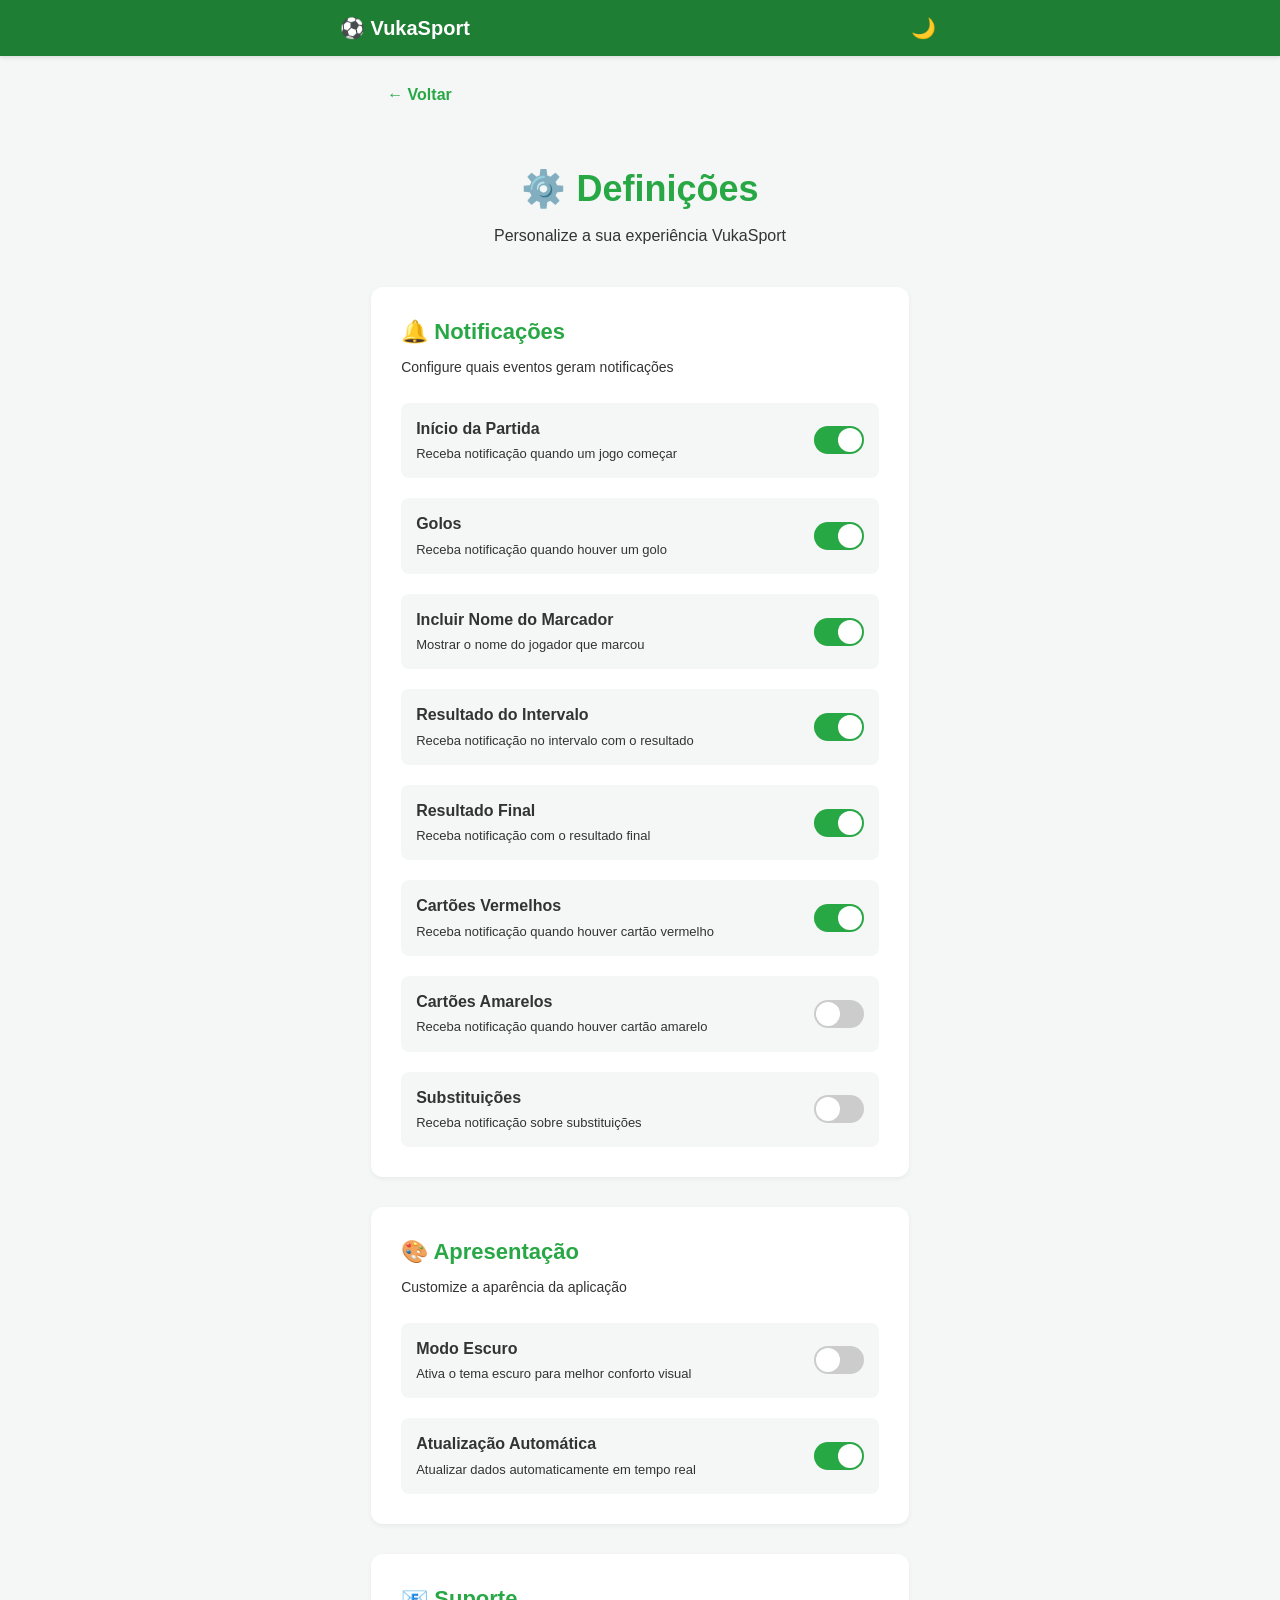
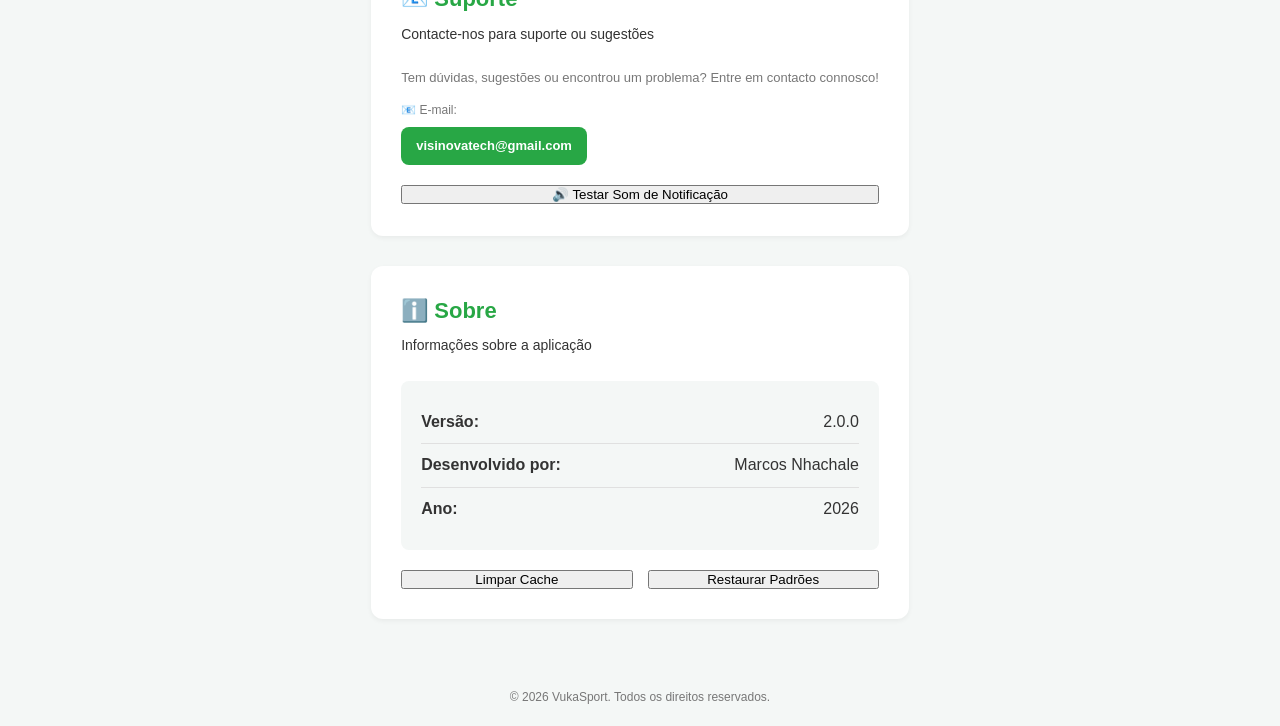
<file: settings.html>
<!DOCTYPE html>
<html lang="pt-PT">
<head>
    <meta charset="UTF-8">
    <meta name="viewport" content="width=device-width, initial-scale=1.0">
    <meta name="description" content="VukaSport - Definições">
    <meta name="theme-color" content="#28A745">
    <title>VukaSport - Definições</title>
    <link rel="manifest" href="manifest.json">
    <link rel="icon" type="image/png" sizes="192x192" href="icons/icon-192.png">
    <link rel="icon" type="image/png" sizes="512x512" href="icons/icon-512.png">
    <link rel="stylesheet" href="css/style.css">
    <link rel="stylesheet" href="css/settings-page.css">
</head>
<body>
    <!-- Header -->
    <header class="header">
        <div class="container">
            <div class="header-content">
                <h1 class="logo">⚽ VukaSport</h1>
                <div class="header-controls">
                    <button id="darkModeToggle" class="btn-icon" title="Modo Escuro">🌙</button>
                </div>
            </div>
        </div>
    </header>

    <!-- Main Content -->
    <main class="main">
        <div class="container">
            <!-- Back Button -->
            <div class="back-navigation">
                <a href="index.html" class="back-link">← Voltar</a>
            </div>

            <!-- Settings Title -->
            <section class="settings-title-section">
                <h2>⚙️ Definições</h2>
                <p class="subtitle">Personalize a sua experiência VukaSport</p>
            </section>

            <!-- Notifications Settings -->
            <section class="settings-section">
                <div class="settings-card">
                    <h3>🔔 Notificações</h3>
                    <p class="section-description">Configure quais eventos geram notificações</p>

                    <div class="settings-group">
                        <div class="setting-item">
                            <div class="setting-info">
                                <label for="notif-matchStart">Início da Partida</label>
                                <p class="setting-description">Receba notificação quando um jogo começar</p>
                            </div>
                            <input type="checkbox" id="notif-matchStart" class="notification-toggle" data-setting="matchStart" checked>
                        </div>

                        <div class="setting-item">
                            <div class="setting-info">
                                <label for="notif-goals">Golos</label>
                                <p class="setting-description">Receba notificação quando houver um golo</p>
                            </div>
                            <input type="checkbox" id="notif-goals" class="notification-toggle" data-setting="goals" checked>
                        </div>

                        <div class="setting-item">
                            <div class="setting-info">
                                <label for="notif-goalPlayerName">Incluir Nome do Marcador</label>
                                <p class="setting-description">Mostrar o nome do jogador que marcou</p>
                            </div>
                            <input type="checkbox" id="notif-goalPlayerName" class="notification-toggle" data-setting="goalPlayerName" checked>
                        </div>

                        <div class="setting-item">
                            <div class="setting-info">
                                <label for="notif-halftimeResult">Resultado do Intervalo</label>
                                <p class="setting-description">Receba notificação no intervalo com o resultado</p>
                            </div>
                            <input type="checkbox" id="notif-halftimeResult" class="notification-toggle" data-setting="halftimeResult" checked>
                        </div>

                        <div class="setting-item">
                            <div class="setting-info">
                                <label for="notif-finalResult">Resultado Final</label>
                                <p class="setting-description">Receba notificação com o resultado final</p>
                            </div>
                            <input type="checkbox" id="notif-finalResult" class="notification-toggle" data-setting="finalResult" checked>
                        </div>

                        <div class="setting-item">
                            <div class="setting-info">
                                <label for="notif-redCards">Cartões Vermelhos</label>
                                <p class="setting-description">Receba notificação quando houver cartão vermelho</p>
                            </div>
                            <input type="checkbox" id="notif-redCards" class="notification-toggle" data-setting="redCards" checked>
                        </div>

                        <div class="setting-item">
                            <div class="setting-info">
                                <label for="notif-yellowCards">Cartões Amarelos</label>
                                <p class="setting-description">Receba notificação quando houver cartão amarelo</p>
                            </div>
                            <input type="checkbox" id="notif-yellowCards" class="notification-toggle" data-setting="yellowCards">
                        </div>

                        <div class="setting-item">
                            <div class="setting-info">
                                <label for="notif-substitutions">Substituições</label>
                                <p class="setting-description">Receba notificação sobre substituições</p>
                            </div>
                            <input type="checkbox" id="notif-substitutions" class="notification-toggle" data-setting="substitutions">
                        </div>
                    </div>
                </div>
            </section>

            <!-- Display Settings -->
            <section class="settings-section">
                <div class="settings-card">
                    <h3>🎨 Apresentação</h3>
                    <p class="section-description">Customize a aparência da aplicação</p>

                    <div class="settings-group">
                        <div class="setting-item">
                            <div class="setting-info">
                                <label for="darkMode">Modo Escuro</label>
                                <p class="setting-description">Ativa o tema escuro para melhor conforto visual</p>
                            </div>
                            <input type="checkbox" id="darkMode" class="theme-toggle">
                        </div>

                        <div class="setting-item">
                            <div class="setting-info">
                                <label for="autoRefresh">Atualização Automática</label>
                                <p class="setting-description">Atualizar dados automaticamente em tempo real</p>
                            </div>
                            <input type="checkbox" id="autoRefresh" class="auto-refresh-toggle" checked>
                        </div>
                    </div>
                </div>
            </section>

            <!-- Support Section -->
            <section class="settings-section">
                <div class="settings-card">
                    <h3>📧 Suporte</h3>
                    <p class="section-description">Contacte-nos para suporte ou sugestões</p>

                    <div class="support-info">
                        <p style="margin-bottom: 15px; color: var(--text-muted); font-size: 13px;">Tem dúvidas, sugestões ou encontrou um problema? Entre em contacto connosco!</p>
                        <div class="support-contact">
                            <p style="font-size: 12px; color: var(--text-muted); margin-bottom: 8px;">📧 E-mail:</p>
                            <a href="mailto:visinovatech@gmail.com" style="display: inline-block; padding: 10px 15px; background: #28A745; color: white; border-radius: 8px; text-decoration: none; font-weight: 600; font-size: 13px; margin-bottom: 10px;">visinovatech@gmail.com</a>
                        </div>
                        <button id="testNotificationSoundBtn" class="btn btn-secondary" style="width: 100%; margin-top: 10px;">🔊 Testar Som de Notificação</button>
                    </div>
                </div>
            </section>

            <!-- About Section -->
            <section class="settings-section">
                <div class="settings-card">
                    <h3>ℹ️ Sobre</h3>
                    <p class="section-description">Informações sobre a aplicação</p>

                    <div class="about-info">
                        <div class="info-row">
                            <span class="info-label">Versão:</span>
                            <span class="info-value">2.0.0</span>
                        </div>
                        <div class="info-row">
                            <span class="info-label">Desenvolvido por:</span>
                            <span class="info-value">Marcos Nhachale</span>
                        </div>
                        <div class="info-row">
                            <span class="info-label">Ano:</span>
                            <span class="info-value">2026</span>
                        </div>
                    </div>

                    <div class="action-buttons">
                        <button id="clearCacheBtn" class="btn btn-secondary">Limpar Cache</button>
                        <button id="resetSettingsBtn" class="btn btn-secondary">Restaurar Padrões</button>
                    </div>
                </div>
            </section>
        </div>
    </main>

    <!-- Footer -->
    <footer class="footer">
        <div class="container">
            <p>&copy; 2026 VukaSport. Todos os direitos reservados.</p>
        </div>
    </footer>

    <!-- Scripts -->
    <script src="js/notifications.js"></script>
    <script src="js/notifications-settings.js"></script>
    <script src="js/settings.js"></script>
</body>
</html>
</file>
<file: css/style.css>
/* ========================================
   VukaSport - Estilos Globais (Atualizado)
   ======================================== */

:root {
    /* Cores Principais */
    --primary-color: #28A745;
    --primary-dark: #1e7e34;
    --primary-light: #2ecc71;
    
    /* Cores de Status */
    --status-live: #28A745;
    --status-finished: #6c757d;
    --status-scheduled: #17a2b8;
    
    /* Cores de Fundo */
    --light-bg: #f4f7f6;
    --white: #ffffff;
    --dark-bg: #121212;
    --dark-card: #1e1e1e;
    --admin-dark-bg: #1a1a1a;
    
    /* Outras Cores */
    --text-main: #333333;
    --text-muted: #777777;
    --border-color: #e0e0e0;
    --shadow: 0 2px 5px rgba(0,0,0,0.05);
}

* {
    margin: 0;
    padding: 0;
    box-sizing: border-box;
}

body {
    font-family: -apple-system, BlinkMacSystemFont, "Segoe UI", Roboto, Helvetica, Arial, sans-serif;
    background-color: var(--light-bg);
    color: var(--text-main);
    line-height: 1.4;
    -webkit-tap-highlight-color: transparent;
}

[data-theme="dark"] {
    --light-bg: #121212;
    --white: #1e1e1e;
    --text-main: #f0f0f0;
    --text-muted: #aaaaaa;
    --border-color: #333333;
}

.container {
    max-width: 600px;
    margin: 0 auto;
    padding: 0;
}

/* Header */
.header {
    background-color: var(--primary-dark);
    color: white;
    padding: 12px 16px;
    position: sticky;
    top: 0;
    z-index: 1000;
    box-shadow: 0 2px 4px rgba(0,0,0,0.1);
}

.header-content {
    display: flex;
    justify-content: space-between;
    align-items: center;
}

.logo {
    font-size: 20px;
    font-weight: 800;
}

.btn-icon {
    background: none;
    border: none;
    font-size: 20px;
    cursor: pointer;
    padding: 4px;
    color: white;
}

/* Date Navigation */
.date-nav {
    background-color: white;
    border-bottom: 1px solid var(--border-color);
    padding: 8px 0;
    position: sticky;
    top: 48px;
    z-index: 999;
    overflow-x: auto;
    white-space: nowrap;
    scrollbar-width: none;
}

.date-nav::-webkit-scrollbar {
    display: none;
}

.date-list {
    display: flex;
    padding: 0 8px;
    gap: 8px;
}

.date-item {
    padding: 6px 12px;
    border-radius: 20px;
    font-size: 12px;
    font-weight: 700;
    color: var(--text-muted);
    background-color: #f0f0f0;
    cursor: pointer;
    border: none;
}

.date-item.active {
    background-color: var(--primary-color);
    color: white;
}

[data-theme="dark"] .date-nav {
    background-color: #1e1e1e;
}

[data-theme="dark"] .date-item {
    background-color: #333;
}

/* Competition Header */
.competition-header {
    background-color: #eeeeee;
    padding: 6px 12px;
    display: flex;
    justify-content: space-between;
    align-items: center;
    border-bottom: 1px solid var(--border-color);
}

[data-theme="dark"] .competition-header {
    background-color: #2a2a2a;
}

.comp-info {
    display: flex;
    align-items: center;
    gap: 8px;
}

.comp-icon {
    width: 16px;
    height: 16px;
}

.comp-name {
    font-size: 11px;
    font-weight: 800;
    text-transform: uppercase;
    color: var(--text-main);
}

.comp-options {
    color: var(--text-muted);
    font-size: 14px;
    cursor: pointer;
}

/* Match Card */
.match-card {
    background-color: var(--white);
    padding: 12px;
    display: grid;
    grid-template-columns: 1fr 80px 1fr;
    align-items: center;
    border-bottom: 1px solid var(--border-color);
    cursor: pointer;
    transition: background-color 0.2s;
    min-height: 60px;
    height: auto;
}

.match-card:active {
    background-color: #f0f0f0;
    box-shadow: inset 0 0 5px rgba(0,0,0,0.05);
}

[data-theme="dark"] .match-card:active {
    background-color: #2a2a2a;
}

.team-side {
    display: flex;
    align-items: center;
    gap: 8px;
    min-width: 0;
}

.team-side.home {
    justify-content: flex-end;
    text-align: right;
}

.team-side.away {
    justify-content: flex-start;
    text-align: left;
}

.team-name {
    font-size: 13px;
    font-weight: 600;
    overflow: hidden;
    text-overflow: ellipsis;
    white-space: nowrap;
}

.team-shield {
    width: 24px;
    height: 24px;
    border-radius: 50%;
    background-color: #f0f0f0;
    display: flex;
    align-items: center;
    justify-content: center;
    font-size: 12px;
    flex-shrink: 0;
}

.match-center {
    display: flex;
    flex-direction: column;
    align-items: center;
    justify-content: center;
}

.match-score {
    font-size: 18px;
    font-weight: 800;
    letter-spacing: 1px;
}

.match-score.flashing {
    color: #28A745;
    animation: score-glow 2s ease-out;
}

@keyframes score-glow {
    0% { text-shadow: 0 0 0 rgba(40, 167, 69, 0); }
    20% { text-shadow: 0 0 10px rgba(40, 167, 69, 0.8); color: #28A745; }
    100% { text-shadow: 0 0 0 rgba(40, 167, 69, 0); }
}

.match-status {
    font-size: 10px;
    font-weight: 700;
    margin-top: 2px;
    color: var(--text-muted);
}

.status-live-text {
    color: #28A745;
}

.status-live-dot {
    display: inline-block;
    width: 6px;
    height: 6px;
    background-color: #28A745;
    border-radius: 50%;
    margin-right: 4px;
    animation: blink 1s infinite;
}

@keyframes blink {
    0% { opacity: 1; }
    50% { opacity: 0.3; }
    100% { opacity: 1; }
}

/* Sponsor Banner */
.sponsor-banner {
    background-color: #f9f9f9;
    padding: 8px;
    border-bottom: 1px solid var(--border-color);
    text-align: center;
}

[data-theme="dark"] .sponsor-banner {
    background-color: #1a1a1a;
}

.sponsor-label {
    font-size: 9px;
    font-weight: 700;
    color: #999;
    text-transform: uppercase;
    display: block;
    margin-bottom: 4px;
}

.sponsor-img {
    max-width: 100%;
    height: 30px;
    object-fit: contain;
}

/* Admin "Só Edição" */
.admin-body {
    background-color: #121212;
    color: white;
}

.admin-only-panel {
    padding: 16px;
    max-width: 500px;
    margin: 0 auto;
}

.admin-header-compact {
    display: flex;
    justify-content: space-between;
    align-items: center;
    margin-bottom: 20px;
}

.admin-header-compact h2 {
    font-size: 18px;
    color: #28A745;
}

.time-control {
    background-color: #1e1e1e;
    border-radius: 12px;
    padding: 16px;
    margin-bottom: 16px;
    display: flex;
    align-items: center;
    gap: 16px;
}

.btn-play-pause {
    width: 60px;
    height: 60px;
    border-radius: 50%;
    border: none;
    background-color: #28A745;
    color: white;
    font-size: 24px;
    display: flex;
    align-items: center;
    justify-content: center;
    cursor: pointer;
}

.btn-play-pause.paused {
    background-color: #6c757d;
}

.minute-edit {
    flex: 1;
}

.minute-edit label {
    display: block;
    font-size: 12px;
    color: #888;
    margin-bottom: 4px;
}

.minute-input {
    width: 100%;
    background-color: #333;
    border: 1px solid #444;
    color: white;
    padding: 10px;
    border-radius: 8px;
    font-size: 18px;
    font-weight: 700;
}

.score-control {
    background-color: #1e1e1e;
    border-radius: 12px;
    padding: 20px;
    margin-bottom: 16px;
}

.score-grid {
    display: grid;
    grid-template-columns: 1fr auto 1fr;
    align-items: center;
    gap: 10px;
}

.team-score-edit {
    text-align: center;
}

.team-score-name {
    font-size: 14px;
    font-weight: 700;
    margin-bottom: 10px;
    display: block;
}

.score-value {
    font-size: 40px;
    font-weight: 800;
    margin: 10px 0;
}

.score-btns {
    display: flex;
    gap: 8px;
    justify-content: center;
}

.btn-score {
    width: 44px;
    height: 44px;
    border-radius: 8px;
    border: none;
    font-size: 20px;
    font-weight: 700;
    cursor: pointer;
}

.btn-plus { background-color: #28A745; color: white; }
.btn-minus { background-color: #dc3545; color: white; }

.event-register-btn {
    width: 100%;
    background-color: #444;
    border: none;
    color: white;
    padding: 12px;
    border-radius: 8px;
    margin-top: 20px;
    font-weight: 700;
    cursor: pointer;
}

.event-log {
    background-color: #1e1e1e;
    border-radius: 12px;
    padding: 16px;
}

.event-log h3 {
    font-size: 14px;
    color: #888;
    margin-bottom: 12px;
}

.event-item {
    display: flex;
    justify-content: space-between;
    align-items: center;
    padding: 10px 0;
    border-bottom: 1px solid #333;
}

.event-info {
    font-size: 13px;
}

.event-time { font-weight: 700; color: #28A745; margin-right: 8px; }

.event-actions {
    display: flex;
    gap: 12px;
}

.btn-edit-event, .btn-delete-event {
    background: none;
    border: none;
    cursor: pointer;
    font-size: 16px;
}

/* Modal Simple */
.modal-admin {
    position: fixed;
    top: 0;
    left: 0;
    width: 100%;
    height: 100%;
    background-color: rgba(0,0,0,0.8);
    display: flex;
    align-items: center;
    justify-content: center;
    z-index: 2000;
}

.modal-admin-content {
    background-color: #2a2a2a;
    width: 90%;
    max-width: 400px;
    border-radius: 16px;
    padding: 20px;
}

.modal-admin-header {
    margin-bottom: 20px;
    font-weight: 700;
}

/* Support and Footer */
.support-banner {
    background-color: #fff3cd;
    padding: 12px;
    text-align: center;
    font-size: 13px;
    margin-top: 20px;
}

.footer {
    padding: 20px;
    text-align: center;
    font-size: 12px;
    color: var(--text-muted);
}

.btn-primary {
    background-color: var(--primary-color);
    color: white;
    border: none;
    padding: 8px 16px;
    border-radius: 6px;
    font-weight: 700;
    cursor: pointer;
}

.btn-large {
    width: 100%;
    padding: 12px;
}

/* Animations */
@keyframes slideIn {
    from { transform: translateY(100%); }
    to { transform: translateY(0); }
}

.goal-notification {
    position: fixed;
    bottom: 20px;
    left: 20px;
    right: 20px;
    background-color: #28A745;
    color: white;
    padding: 16px;
    border-radius: 12px;
    box-shadow: 0 5px 15px rgba(0,0,0,0.3);
    z-index: 3000;
    animation: slideIn 0.3s ease-out;
}


/* Status Halftime (Intervalo) */
.status-halftime-text {
    color: #ffc107;
    font-weight: 700;
}

/* Status Extra (Prolongamento) */
.status-extra-text {
    color: #007bff;
    font-weight: 700;
}

/* Status Postponed (Adiado) */
.status-postponed-text {
    color: #ff9800;
    font-weight: 700;
}

/* Main Container */
.main {
    padding-bottom: 20px;
    display: flex;
    flex-direction: column;
    min-height: calc(100vh - 200px);
}

#gamesContainer {
    flex: 0 0 auto;
    padding-bottom: 0;
}

#gamesList {
    display: flex;
    flex-direction: column;
}

/* Empty State */
#emptyState {
    padding: 40px 20px;
    text-align: center;
    color: var(--text-muted);
    flex: 1;
    display: flex;
    align-items: center;
    justify-content: center;
}

/* Card Notifications */
.card-notification {
    position: fixed;
    bottom: 20px;
    left: 20px;
    right: 20px;
    padding: 16px;
    border-radius: 12px;
    box-shadow: 0 5px 15px rgba(0,0,0,0.3);
    z-index: 3000;
    animation: slideIn 0.3s ease-out;
    opacity: 0;
    transition: opacity 0.3s ease;
}

.card-notification.show {
    opacity: 1;
}

.card-notification.hide {
    opacity: 0;
}

.card-notification.goal {
    background-color: #28A745;
    color: white;
}

.card-notification.yellow-card {
    background-color: #ffc107;
    color: #333;
}

.card-notification.red-card {
    background-color: #dc3545;
    color: white;
}

.notification-title {
    font-weight: 700;
    font-size: 14px;
    margin-bottom: 4px;
}

.notification-message {
    font-size: 12px;
}


/* ========================================
   Google AdSense Styling (Redesigned)
   ======================================== */

/* Modern Ad Container */
.ad-container-modern {
    background: linear-gradient(135deg, #f5f7fa 0%, #e8ecf1 100%);
    border-radius: 12px;
    padding: 12px;
    margin: 12px 0;
    box-shadow: 0 2px 8px rgba(0, 0, 0, 0.08);
    transition: all 0.3s ease;
}

.ad-container-modern:hover {
    box-shadow: 0 4px 12px rgba(0, 0, 0, 0.12);
}

[data-theme="dark"] .ad-container-modern {
    background: linear-gradient(135deg, #2a2a2a 0%, #1f1f1f 100%);
    box-shadow: 0 2px 8px rgba(0, 0, 0, 0.3);
}

[data-theme="dark"] .ad-container-modern:hover {
    box-shadow: 0 4px 12px rgba(0, 0, 0, 0.4);
}

.adsbygoogle {
    margin: 0;
    border-radius: 8px;
    overflow: hidden;
}

/* Responsive Ad Container */
@media (max-width: 600px) {
    .ad-container-modern {
        padding: 10px;
        margin: 10px 0;
        border-radius: 10px;
    }
    
    .adsbygoogle {
        border-radius: 6px;
    }
}


/* ========================================
   Período de Agrupamento Inteligente
   ======================================== */

.period-group {
    margin-bottom: 20px;
    background: var(--white);
    border-radius: 8px;
    overflow: hidden;
    box-shadow: var(--shadow);
}

[data-theme="dark"] .period-group {
    background: var(--dark-card);
    box-shadow: 0 2px 5px rgba(0,0,0,0.3);
}

.period-header {
    background: linear-gradient(135deg, var(--primary-dark) 0%, var(--primary-color) 100%);
    color: white;
    padding: 12px 16px;
    display: flex;
    justify-content: space-between;
    align-items: center;
    font-weight: 700;
    font-size: 14px;
}

.period-label {
    display: flex;
    align-items: center;
    gap: 8px;
}

.period-count {
    background: rgba(255,255,255,0.2);
    padding: 4px 8px;
    border-radius: 12px;
    font-size: 12px;
    font-weight: 600;
}

/* Responsivo */
@media (max-width: 600px) {
    .period-group {
        margin-bottom: 15px;
    }
    
    .period-header {
        padding: 10px 12px;
        font-size: 13px;
    }
    
    .period-count {
        font-size: 11px;
        padding: 3px 6px;
    }
}


/* ========================================
   Período de Agrupamento Inteligente - Melhorado
   ======================================== */

.period-group {
    margin-bottom: 24px;
    background: var(--white);
    border-radius: 12px;
    overflow: hidden;
    box-shadow: 0 2px 8px rgba(0,0,0,0.08);
    border-left: 4px solid var(--primary-color);
}

[data-theme="dark"] .period-group {
    background: var(--dark-card);
    box-shadow: 0 2px 8px rgba(0,0,0,0.3);
    border-left-color: var(--primary-light);
}

.period-header {
    background: linear-gradient(135deg, var(--primary-dark) 0%, var(--primary-color) 100%);
    color: white;
    padding: 14px 16px;
    display: flex;
    justify-content: space-between;
    align-items: center;
    font-weight: 700;
    font-size: 15px;
}

[data-theme="dark"] .period-header {
    background: linear-gradient(135deg, #1a5a2a 0%, #2a8a4a 100%);
}

.period-info {
    display: flex;
    align-items: center;
    gap: 12px;
    flex: 1;
}

.period-icon {
    font-size: 24px;
    display: flex;
    align-items: center;
}

.period-details {
    display: flex;
    flex-direction: column;
    gap: 2px;
}

.period-label {
    font-size: 15px;
    font-weight: 700;
    letter-spacing: 0.5px;
}

.period-count {
    font-size: 12px;
    opacity: 0.9;
    font-weight: 500;
}

.period-content {
    padding: 0;
}

.period-content.competition-group {
    margin-bottom: 0;
    display: flex;
    flex-direction: column;
}

.period-content .competition-group {
    border-radius: 0;
    box-shadow: none;
    border-left: none;
    border-bottom: 1px solid var(--border-color);
}

[data-theme="dark"] .period-content .competition-group {
    border-bottom-color: #333;
}

.period-content .competition-group:last-child {
    border-bottom: none;
}

.period-content .competition-header {
    background: rgba(40, 167, 69, 0.05);
    padding: 10px 16px;
    border-bottom: 1px solid var(--border-color);
}

[data-theme="dark"] .period-content .competition-header {
    background: rgba(40, 167, 69, 0.1);
    border-bottom-color: #333;
}

.match-time-badge {
    position: absolute;
    top: 8px;
    right: 8px;
    background-color: #e8e8e8;
    color: #333;
    padding: 4px 8px;
    border-radius: 4px;
    font-size: 10px;
    font-weight: 700;
    z-index: 10;
}

[data-theme="dark"] .match-time-badge {
    background: var(--primary-light);
    color: #000;
}

.match-card {
    position: relative;
    padding: 12px 16px;
    border-bottom: 1px solid var(--border-color);
    transition: background-color 0.2s ease;
}

[data-theme="dark"] .match-card {
    border-bottom-color: #333;
}

.match-card:hover {
    background-color: rgba(40, 167, 69, 0.03);
}

[data-theme="dark"] .match-card:hover {
    background-color: rgba(40, 167, 69, 0.1);
}

.match-card:last-child {
    border-bottom: none;
}

/* Responsivo */
@media (max-width: 600px) {
    .period-group {
        margin-bottom: 18px;
        border-left-width: 3px;
    }
    
    .period-header {
        padding: 12px 12px;
        font-size: 14px;
    }
    
    .period-icon {
        font-size: 20px;
    }
    
    .period-label {
        font-size: 14px;
    }
    
    .period-count {
        font-size: 11px;
    }
    
    .match-time-badge {
        font-size: 10px;
        padding: 3px 6px;
        top: 6px;
        right: 6px;
    }
    
    .match-card {
        padding: 10px 12px;
    }
    
    .period-content .competition-header {
        padding: 8px 12px;
        font-size: 12px;
    }
}

@media (max-width: 400px) {
    .period-details {
        gap: 1px;
    }
    
    .period-label {
        font-size: 13px;
    }
    
    .period-count {
        font-size: 10px;
    }
}

/* Substitution Notification */
.card-notification.substitution {
    background-color: #007bff;
    color: white;
}
</file>
<file: css/settings-page.css>
/* ========================================
   Settings Page - Estilos
   ======================================== */

:root {
    --pitch-green: #28A745;
    --pitch-green-light: #2ecc71;
}

/* ========================================
   Settings Title Section
   ======================================== */

.settings-title-section {
    text-align: center;
    margin-bottom: 40px;
    padding-top: 20px;
}

.settings-title-section h2 {
    font-size: 36px;
    color: var(--primary-color);
    margin-bottom: 10px;
}

/* ========================================
   Settings Sections
   ======================================== */

.settings-section {
    margin-bottom: 30px;
}

.settings-card {
    background: var(--white);
    border-radius: 12px;
    padding: 30px;
    box-shadow: var(--shadow);
}

.settings-card h3 {
    color: var(--primary-color);
    margin-bottom: 10px;
    font-size: 22px;
}

.section-description {
    color: var(--secondary-color);
    font-size: 14px;
    margin-bottom: 25px;
}

/* ========================================
   Settings Group
   ======================================== */

.settings-group {
    display: flex;
    flex-direction: column;
    gap: 20px;
}

.setting-item {
    display: flex;
    justify-content: space-between;
    align-items: center;
    padding: 15px;
    border-radius: 8px;
    background-color: var(--light-bg);
    transition: all 0.3s ease;
}

.setting-item:hover {
    background-color: rgba(40, 167, 69, 0.05);
}

.setting-info {
    flex: 1;
}

.setting-info label {
    display: block;
    font-weight: 600;
    color: var(--dark-text);
    margin-bottom: 5px;
    cursor: pointer;
}

.setting-description {
    font-size: 13px;
    color: var(--secondary-color);
    margin: 0;
}

/* ========================================
   Toggle Switches
   ======================================== */

.notification-toggle,
.theme-toggle,
.auto-refresh-toggle {
    width: 50px;
    height: 28px;
    appearance: none;
    background-color: #ccc;
    border-radius: 14px;
    cursor: pointer;
    position: relative;
    transition: background-color 0.3s ease;
    flex-shrink: 0;
    margin-left: 20px;
}

.notification-toggle:checked,
.theme-toggle:checked,
.auto-refresh-toggle:checked {
    background-color: var(--pitch-green);
}

.notification-toggle::before,
.theme-toggle::before,
.auto-refresh-toggle::before {
    content: '';
    position: absolute;
    width: 24px;
    height: 24px;
    border-radius: 50%;
    background-color: white;
    top: 2px;
    left: 2px;
    transition: left 0.3s ease;
}

.notification-toggle:checked::before,
.theme-toggle:checked::before,
.auto-refresh-toggle:checked::before {
    left: 24px;
}

/* ========================================
   About Info
   ======================================== */

.about-info {
    background-color: var(--light-bg);
    border-radius: 8px;
    padding: 20px;
    margin-bottom: 20px;
}

.info-row {
    display: flex;
    justify-content: space-between;
    align-items: center;
    padding: 10px 0;
    border-bottom: 1px solid var(--border-color);
}

.info-row:last-child {
    border-bottom: none;
}

.info-label {
    font-weight: 600;
    color: var(--secondary-color);
}

.info-value {
    color: var(--dark-text);
    font-weight: 500;
}

/* ========================================
   Action Buttons
   ======================================== */

.action-buttons {
    display: flex;
    gap: 15px;
    flex-wrap: wrap;
}

.action-buttons .btn {
    flex: 1;
    min-width: 150px;
}

/* ========================================
   Back Navigation
   ======================================== */

.back-navigation {
    margin-bottom: 30px;
    padding-top: 20px;
}

.back-link {
    display: inline-flex;
    align-items: center;
    gap: 8px;
    color: var(--primary-color);
    text-decoration: none;
    font-weight: 600;
    padding: 8px 16px;
    border-radius: 6px;
    transition: all 0.3s ease;
}

.back-link:hover {
    background-color: rgba(40, 167, 69, 0.1);
    transform: translateX(-4px);
}

/* ========================================
   Dark Mode
   ======================================== */

html[data-theme="dark"] .settings-card {
    background: #1E1E1E;
    color: #ffffff;
}

html[data-theme="dark"] .settings-card h3 {
    color: var(--pitch-green-light);
}

html[data-theme="dark"] .setting-item {
    background-color: #2a2a2a;
}

html[data-theme="dark"] .setting-item:hover {
    background-color: rgba(46, 204, 113, 0.1);
}

html[data-theme="dark"] .setting-info label {
    color: #ffffff;
}

html[data-theme="dark"] .setting-description {
    color: #b0b0b0;
}

html[data-theme="dark"] .about-info {
    background-color: #2a2a2a;
}

html[data-theme="dark"] .info-row {
    border-bottom-color: #3a3a3a;
}

html[data-theme="dark"] .info-label {
    color: #b0b0b0;
}

html[data-theme="dark"] .info-value {
    color: #ffffff;
}

/* ========================================
   Responsive Design
   ======================================== */

@media (max-width: 768px) {
    .settings-card {
        padding: 20px;
    }

    .setting-item {
        flex-direction: column;
        align-items: flex-start;
        gap: 10px;
    }

    .notification-toggle,
    .theme-toggle,
    .auto-refresh-toggle {
        margin-left: 0;
        align-self: flex-end;
    }

    .action-buttons {
        flex-direction: column;
    }

    .action-buttons .btn {
        width: 100%;
    }
}

@media (max-width: 480px) {
    .settings-title-section h2 {
        font-size: 28px;
    }

    .settings-card {
        padding: 15px;
    }

    .settings-card h3 {
        font-size: 18px;
    }

    .info-row {
        flex-direction: column;
        align-items: flex-start;
        gap: 5px;
    }
}
</file>
